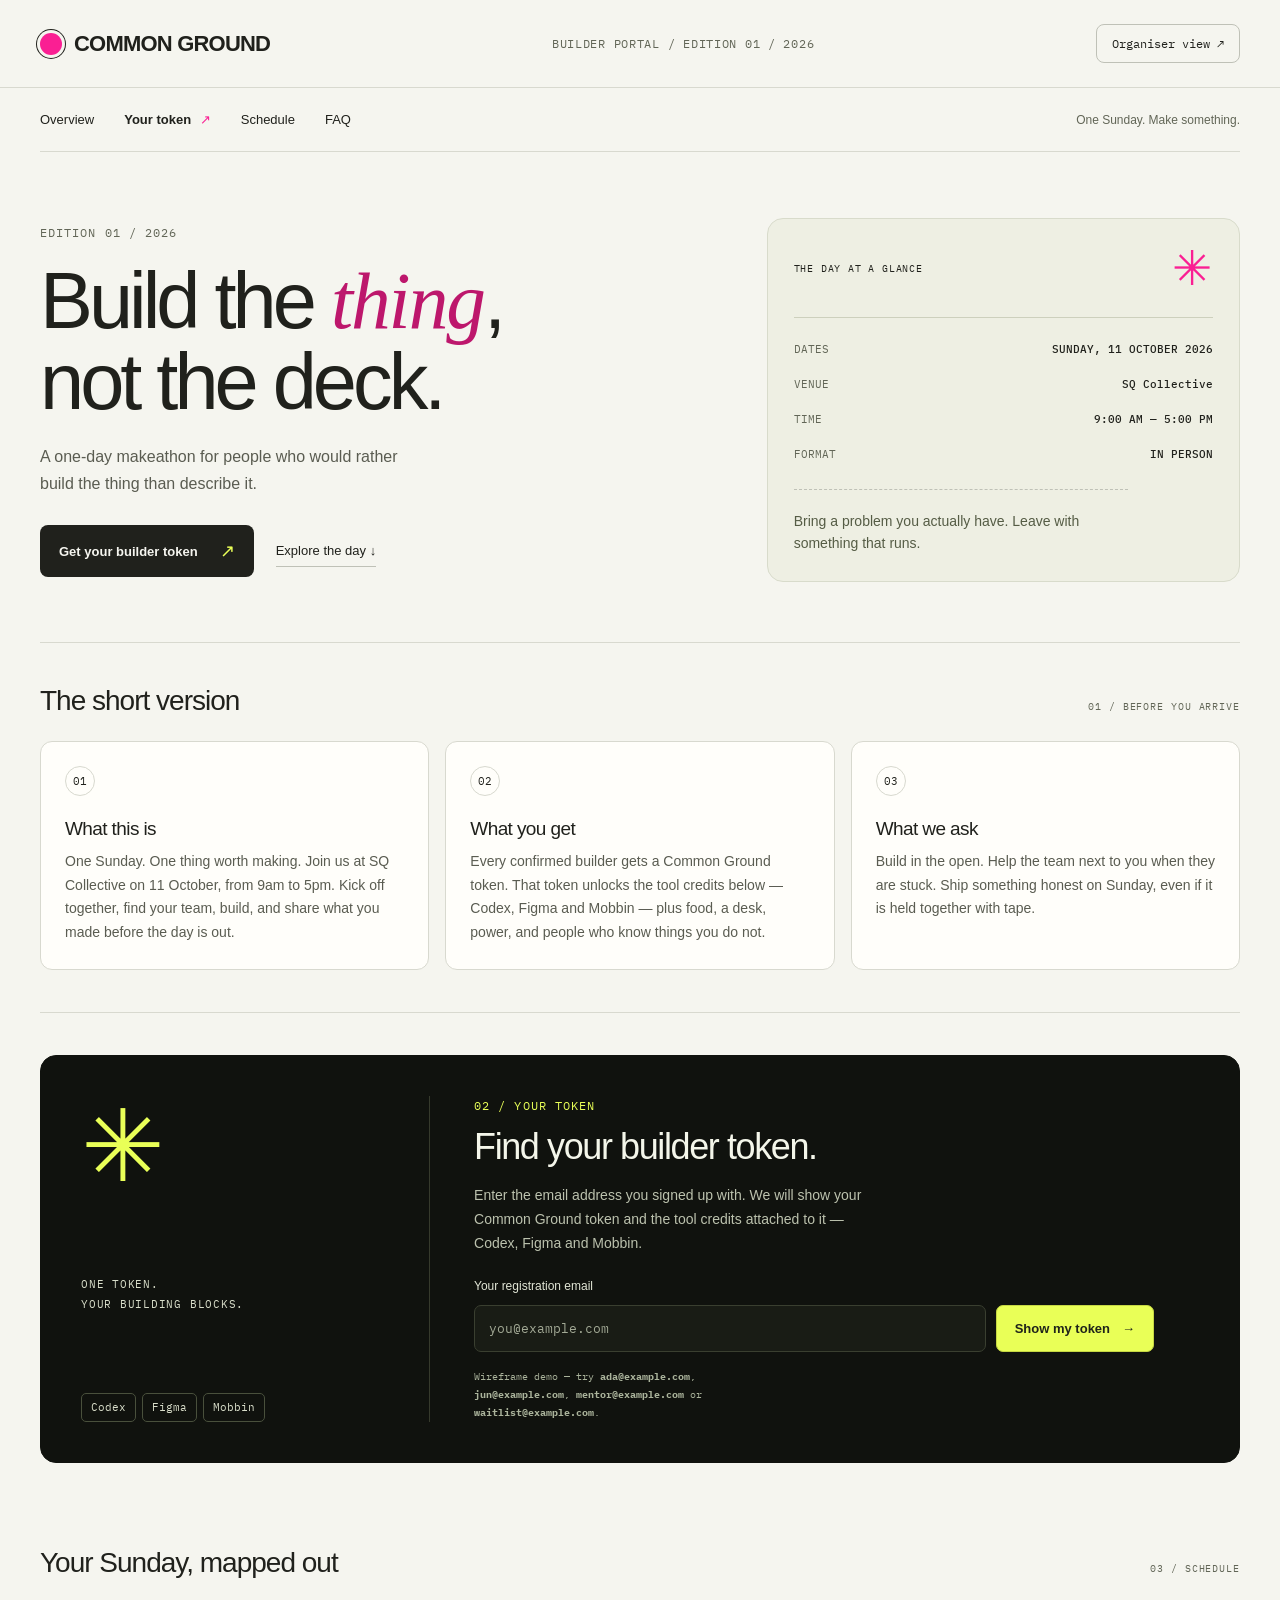
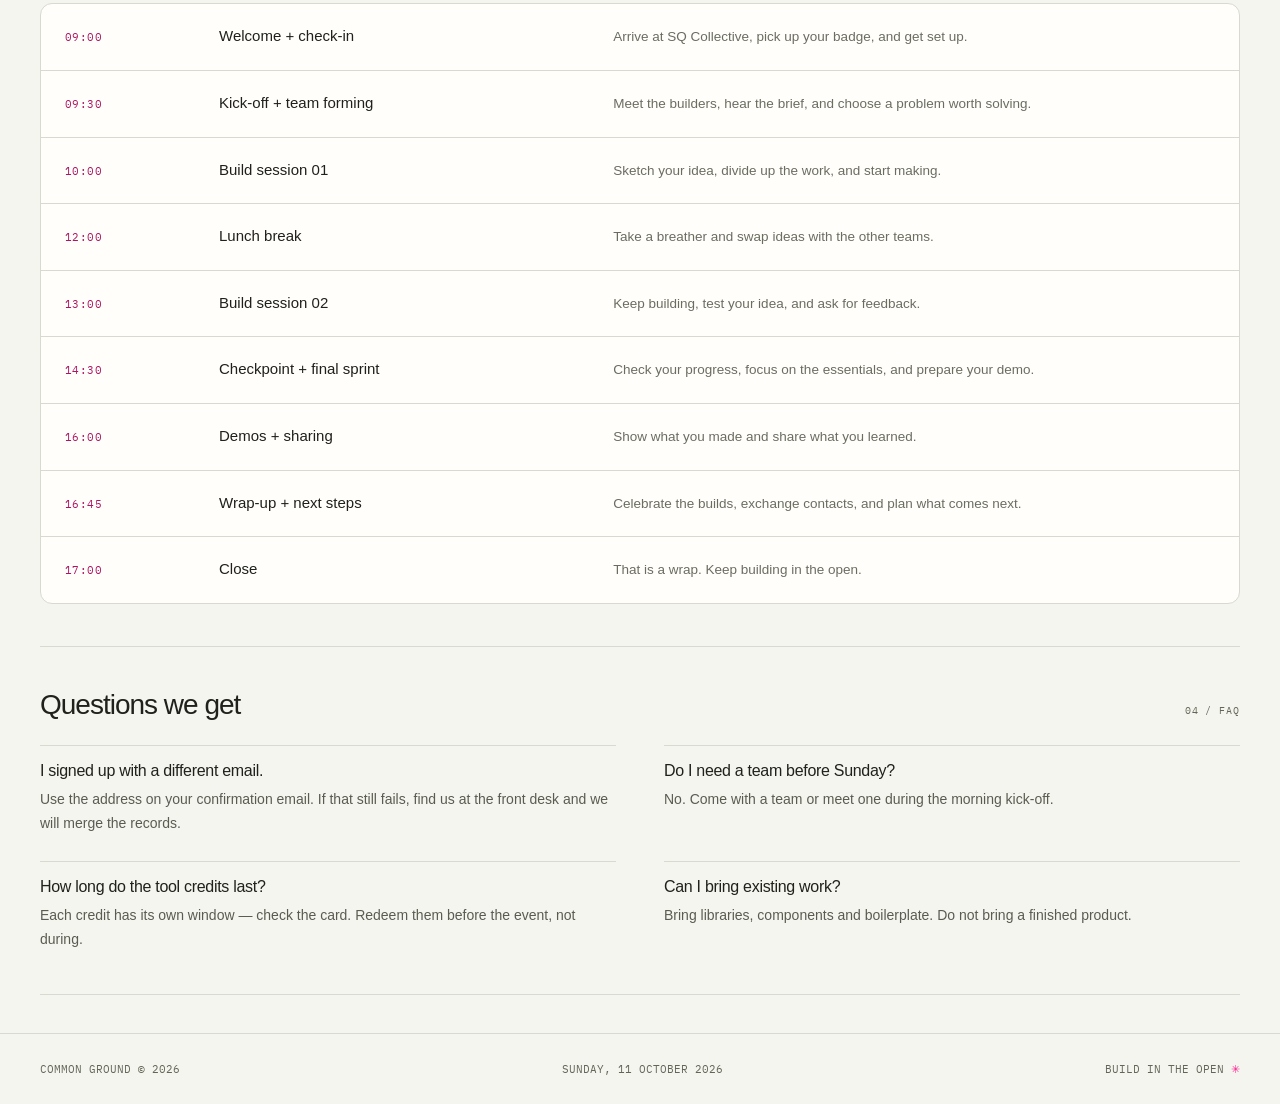
<file: index.html>
<!doctype html>
<html lang="en">
<head>
<meta charset="UTF-8">
<meta name="viewport" content="width=device-width, initial-scale=1.0">
<meta name="theme-color" content="#fa1f93">
<title>Common Ground — Builder Portal</title>
<meta name="description" content="Common Ground makeathon. Find your builder token and redeem your Codex, Figma and Mobbin credits.">
<link rel="icon" href="./assets/favicon.svg">
<link rel="preconnect" href="https://fonts.googleapis.com">
<link rel="preconnect" href="https://fonts.gstatic.com" crossorigin>
<link rel="stylesheet" href="https://fonts.googleapis.com/css2?family=Google+Sans:ital,wght@0,400;0,500;0,700;1,400&family=IBM+Plex+Mono:wght@400;500;600&display=swap">
<link rel="stylesheet" href="./assets/portal.css?v=20261003-project">
</head>
<body class="builder-page">
<a class="skip-link" href="#main-content">Skip to content</a>

<header class="topbar">
  <a class="brand" href="./"><span class="brand-mark"></span>COMMON GROUND</a>
  <span class="top-caption" id="top-caption">BUILDER PORTAL / EDITION 01</span>
  <a class="top-link" href="./admin.html">Organiser view <span>↗</span></a>
</header>

<main id="main-content">
  <nav class="portal-nav" aria-label="On this page">
    <a href="#overview">Overview</a><a href="#gate">Your token <span>↗</span></a><a href="#weekend">Schedule</a><a href="#questions">FAQ</a>
    <span class="nav-note">One Sunday. Make something.</span>
  </nav>

  <!-- ============ HERO ============ -->
  <section class="hero" id="overview">
    <div>
      <span class="eyebrow" id="hero-edition">EDITION 01 / 2026</span>
      <h1>Build the <em>thing</em>,<br>not the deck.</h1>
      <p id="hero-tagline">A one-day makeathon for people who would rather build the thing than describe it.</p>
      <div class="hero-actions"><a class="primary-link" href="#gate">Get your builder token <span aria-hidden="true">↗</span></a><a class="text-link" href="#weekend">Explore the day ↓</a></div>
    </div>
    <div class="hero-meta">
      <span class="event-card-label">THE DAY AT A GLANCE <span aria-hidden="true">✳</span></span>
      <dl>
        <dt>DATES</dt><dd id="meta-dates">SUNDAY, 11 OCTOBER 2026</dd>
        <dt>VENUE</dt><dd id="meta-venue">SQ Collective</dd>
        <dt>TIME</dt><dd id="meta-hours">9:00 AM — 5:00 PM</dd>
        <dt>FORMAT</dt><dd>IN PERSON</dd>
      </dl>
      <p class="hero-note" id="meta-note">Bring a problem you actually have. Leave with something that runs.</p>
    </div>
  </section>

  <!-- ============ INTRO ============ -->
  <section class="section">
    <div class="section-head">
      <h2>The short version</h2>
      <span class="eyebrow">01 / BEFORE YOU ARRIVE</span>
    </div>
    <div class="intro-grid" id="intro-grid"></div>
  </section>

  <!-- ============ TOKEN GATE ============ -->
  <section class="gate" id="gate" aria-labelledby="gate-title">
    <div class="gate-aside" aria-hidden="true"><span class="gate-symbol">✳</span><span>ONE TOKEN.<br>YOUR BUILDING BLOCKS.</span><div class="tool-labels"><span>Codex</span><span>Figma</span><span>Mobbin</span></div></div>
    <div class="gate-inner">
      <span class="eyebrow">02 / YOUR TOKEN</span>
      <h2 id="gate-title">Find your builder token.</h2>
      <p>Enter the email address you signed up with. We will show your Common Ground token and the tool credits attached to it — Codex, Figma and Mobbin.</p>
      <form class="gate-form" id="gate-form" novalidate>
        <label for="email">Your registration email</label>
        <input type="email" id="email" name="email" placeholder="you@example.com"
               autocomplete="email" inputmode="email" spellcheck="false" aria-describedby="gate-hint gate-error" required>
        <button type="submit">Show my token <span aria-hidden="true">→</span></button>
      </form>
      <p class="gate-hint" id="gate-hint">Wireframe demo — try <b>ada@example.com</b>, <b>jun@example.com</b>, <b>mentor@example.com</b> or <b>waitlist@example.com</b>.</p>
      <p class="gate-error" id="gate-error" role="alert"></p>
    </div>
  </section>

  <!-- ============ RESULT ============ -->
  <section class="result" id="result" aria-live="polite">
    <div class="token-card">
      <div class="token-top">
        <div class="token-who">
          <span class="eyebrow">YOU ARE IN</span>
          <h2 id="p-name">—</h2>
          <p id="p-detail">—</p>
        </div>
        <span class="badge ok" id="p-status">CONFIRMED</span>
      </div>
      <div class="token-block">
        <div>
          <span class="label">COMMON GROUND TOKEN</span>
          <div class="token-value" id="p-token">—</div>
        </div>
        <button id="token-copy" class="copy-btn" data-copy-target="p-token" type="button">Copy token</button>
      </div>
    </div>

    <p id="release-notice" class="release-notice" role="status"></p>
    <div class="perks" id="perks"></div>

    <section id="team-section" class="team-section" hidden aria-labelledby="team-title">
      <span class="eyebrow">NEXT / YOUR TEAM</span>
      <h2 id="team-title">Good things start with a team.</h2>
      <p>Add your team details for your submission. You are included as the team contact.</p>
      <p id="team-contact" class="helper"></p>
      <form id="team-form">
        <label class="field"><span>TEAM NAME</span><input id="team-name" required maxlength="100" autocomplete="organization"></label>
        <div id="team-members"></div>
        <button class="btn" id="add-teammate" type="button">+ Add teammate</button>
        <div class="team-actions"><button class="btn btn-primary" type="submit">Save team draft</button></div>
        <p class="helper">This draft stays in this browser. It has not been sent to the organisers.</p>
        <p id="team-feedback" role="status" class="helper"></p>
      </form>
    </section>

    <section id="submission-section" class="team-section" hidden aria-labelledby="submission-title">
      <span class="eyebrow">THEN / YOUR SUBMISSION</span>
      <h2 id="submission-title">Show us what you made.</h2>
      <p>Start your project draft here. Keep refining it as you build.</p>
      <p id="submission-team" class="helper"></p>
      <form id="submission-form" novalidate>
        <label class="field"><span>PROJECT NAME *</span><input id="project-name" maxlength="150" required></label>
        <label class="field"><span>WHAT DID YOU BUILD? *</span><textarea id="project-description" maxlength="5000" required placeholder="The problem, your solution, and what you learned."></textarea></label>
        <div class="field-row">
          <label class="field"><span>DEMO LINK</span><input id="project-demo" type="url" placeholder="https://…" maxlength="2000"></label>
          <label class="field"><span>GITHUB / SOURCE LINK</span><input id="project-source" type="url" placeholder="https://github.com/…" maxlength="2000"></label>
        </div>
        <p class="helper">Add at least one project link when your draft is ready.</p>
        <div class="team-actions"><button class="btn btn-primary" type="submit">Save project draft</button> <button class="btn" type="button" id="project-ready">Mark ready locally</button> <button class="btn" type="button" id="project-download">Download draft</button></div>
        <p class="helper">Saved on this device only. Marking ready does not send your project to organisers. Online submission will be connected later.</p>
        <p id="submission-feedback" class="helper" role="status"></p>
      </form>
    </section>

    <p class="wire-note">Wireframe: codes are stored in your browser only. In production this screen is served after a
      magic-link check, and each code is issued once per confirmed builder.</p>
  </section>

  <!-- ============ SCHEDULE ============ -->
  <section class="section" id="weekend">
    <div class="section-head">
      <h2>Your Sunday, mapped out</h2>
      <span class="eyebrow">03 / SCHEDULE</span>
    </div>
    <div class="schedule" id="schedule"></div>
  </section>

  <!-- ============ FAQ ============ -->
  <section class="section" id="questions">
    <div class="section-head">
      <h2>Questions we get</h2>
      <span class="eyebrow">04 / FAQ</span>
    </div>
    <div class="faq" id="faq"></div>
  </section>

</main>

<footer>
  <span>COMMON GROUND © 2026</span>
  <span id="foot-dates">SUNDAY, 11 OCTOBER 2026</span>
  <span>BUILD IN THE OPEN <b style="color:#fa1f93">✳</b></span>
</footer>

<div id="toast" class="toast" role="status"></div>

<script src="./assets/data.js?v=20261003-project"></script>
<script src="./assets/portal.js?v=20261003-project"></script>
</body>
</html>
</file>
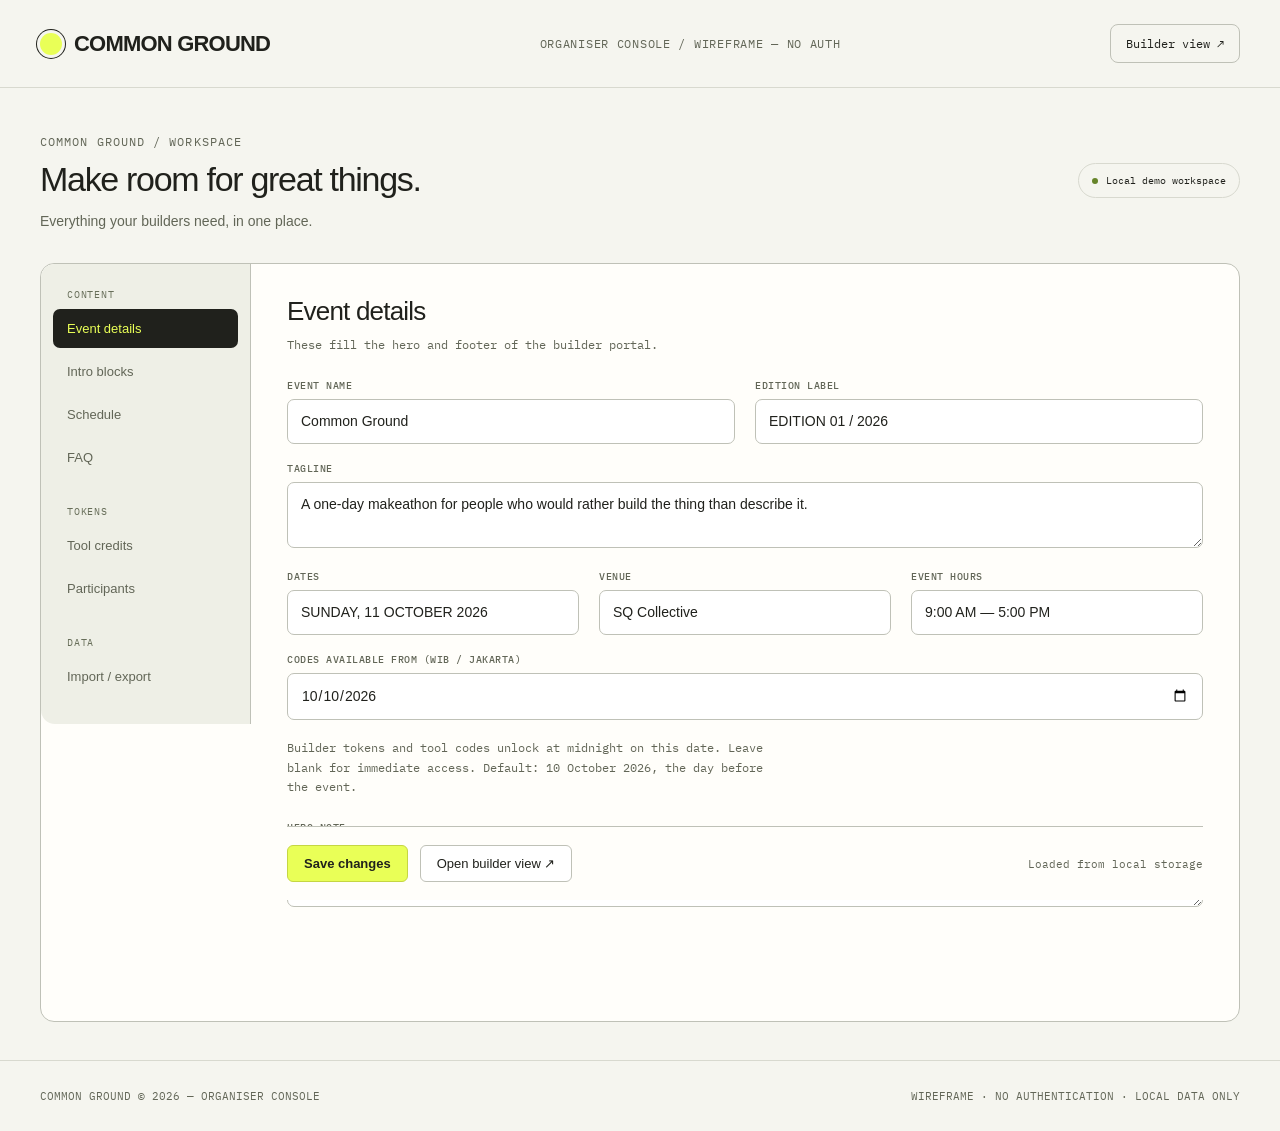
<file: admin.html>
<!doctype html>
<html lang="en">
<head>
<meta charset="UTF-8">
<meta name="viewport" content="width=device-width, initial-scale=1.0">
<meta name="theme-color" content="#10120e">
<title>Common Ground — Organiser Console</title>
<meta name="robots" content="noindex">
<link rel="icon" href="./assets/favicon.svg">
<link rel="preconnect" href="https://fonts.googleapis.com">
<link rel="preconnect" href="https://fonts.gstatic.com" crossorigin>
<link rel="stylesheet" href="https://fonts.googleapis.com/css2?family=Google+Sans:ital,wght@0,400;0,500;0,700;1,400&family=IBM+Plex+Mono:wght@400;500;600&display=swap">
<link rel="stylesheet" href="./assets/portal.css?v=20261002-team">
</head>
<body class="admin-page">
<a class="skip-link" href="#main-content">Skip to content</a>

<header class="topbar">
  <a class="brand" href="./admin.html"><span class="brand-mark" style="background:#e9ff57"></span>COMMON GROUND</a>
  <span class="top-caption">ORGANISER CONSOLE / WIREFRAME — NO AUTH</span>
  <a class="top-link" href="./index.html">Builder view <span>↗</span></a>
</header>

<main id="main-content">
  <div class="console-heading"><div><span class="eyebrow">COMMON GROUND / WORKSPACE</span><h1>Make room for great things.</h1><p>Everything your builders need, in one place.</p></div><span class="console-status"><span></span> Local demo workspace</span></div>
  <div class="admin-layout">

    <nav class="admin-nav" aria-label="Console sections">
      <div class="nav-label">CONTENT</div>
      <button data-panel="event" class="active">Event details</button>
      <button data-panel="intro">Intro blocks</button>
      <button data-panel="schedule">Schedule</button>
      <button data-panel="faq">FAQ</button>
      <div class="nav-label">TOKENS</div>
      <button data-panel="perks">Tool credits</button>
      <button data-panel="people">Participants</button>
      <div class="nav-label">DATA</div>
      <button data-panel="data">Import / export</button>
    </nav>

    <div class="admin-panel">

      <!-- EVENT -->
      <section class="panel active" id="panel-event">
        <h2>Event details</h2>
        <p class="helper">These fill the hero and footer of the builder portal.</p>
        <div class="field-row">
          <label class="field"><span>EVENT NAME</span><input id="f-name"></label>
          <label class="field"><span>EDITION LABEL</span><input id="f-edition"></label>
        </div>
        <label class="field"><span>TAGLINE</span><textarea id="f-tagline" style="min-height:64px"></textarea></label>
        <div class="field-row">
          <label class="field"><span>DATES</span><input id="f-dates"></label>
          <label class="field"><span>VENUE</span><input id="f-venue"></label>
          <label class="field"><span>EVENT HOURS</span><input id="f-hours"></label>
        </div>
        <label class="field"><span>CODES AVAILABLE FROM (WIB / JAKARTA)</span><input id="f-codesAvailableOn" type="date" aria-describedby="release-help"></label>
        <p class="helper" id="release-help">Builder tokens and tool codes unlock at midnight on this date. Leave blank for immediate access. Default: 10 October 2026, the day before the event.</p>
        <label class="field"><span>HERO NOTE</span><textarea id="f-heroNote" style="min-height:64px"></textarea></label>
      </section>

      <!-- INTRO -->
      <section class="panel" id="panel-intro">
        <h2>Intro blocks</h2>
        <p class="helper">The "short version" cards. Explain the event, the token and the expectations.</p>
        <div class="toolbar"><button class="btn" id="add-intro">+ Add block</button></div>
        <div class="card-stack" id="intro-list"></div>
      </section>

      <!-- SCHEDULE -->
      <section class="panel" id="panel-schedule">
        <h2>Schedule</h2>
        <p class="helper">Rows render in the order listed here.</p>
        <div class="toolbar"><button class="btn" id="add-sched">+ Add row</button></div>
        <div class="card-stack" id="sched-list"></div>
      </section>

      <!-- FAQ -->
      <section class="panel" id="panel-faq">
        <h2>FAQ</h2>
        <p class="helper">Answer the questions the front desk gets throughout the day.</p>
        <div class="toolbar"><button class="btn" id="add-faq">+ Add question</button></div>
        <div class="card-stack" id="faq-list"></div>
      </section>

      <!-- PERKS -->
      <section class="panel" id="panel-perks">
        <h2>Tool credits</h2>
        <p class="helper">Each credit becomes a card on a confirmed builder's token page. The <b>id</b> links a credit to
          the per-person codes in Participants — change it and existing codes will not match.</p>
        <div class="toolbar"><button class="btn" id="add-perk">+ Add credit</button></div>
        <div class="card-stack" id="perk-list"></div>
      </section>

      <!-- PEOPLE -->
      <section class="panel" id="panel-people">
        <h2>Participants</h2>
        <p class="helper">The roster the builder portal matches an email against.</p>
        <div class="toolbar">
          <input type="search" id="people-search" placeholder="Search name, email or team…" aria-label="Search participants">
          <select id="people-filter" class="btn" style="padding:10px 12px" aria-label="Filter by status">
            <option value="">All statuses</option>
            <option value="confirmed">Confirmed</option>
            <option value="waitlist">Waitlist</option>
            <option value="cancelled">Cancelled</option>
          </select>
          <button class="btn btn-primary" id="add-person">+ Add participant</button>
        </div>
        <div class="table-wrap">
          <table>
            <thead><tr>
              <th>NAME</th><th>EMAIL</th><th>TEAM</th><th>TICKET</th><th>STATUS</th>
              <th class="mono">TOKEN</th><th>CODES</th><th></th>
            </tr></thead>
            <tbody id="people-body"></tbody>
          </table>
        </div>
        <p class="helper" id="people-count">—</p>
      </section>

      <!-- DATA -->
      <section class="panel" id="panel-data">
        <h2>Import / export</h2>
        <p class="helper">This wireframe stores everything in your browser's localStorage. Export the JSON to hand the
          shape to whoever wires up the real backend — the keys map straight onto a participants table and an event record.</p>
        <div class="toolbar">
          <button class="btn btn-dark" id="export-json">Download JSON</button>
          <button class="btn" id="copy-json">Copy JSON</button>
          <button class="btn" id="import-json">Import JSON…</button>
          <button class="btn btn-danger" id="reset-data">Reset to sample data</button>
        </div>
        <label class="field"><span>CURRENT STATE</span>
          <textarea id="json-view" class="code-input" style="min-height:340px" spellcheck="false"></textarea>
        </label>
        <p class="wire-note">Editing this box and pressing Save writes it back, if it parses as valid JSON.</p>
      </section>

      <div class="save-bar">
        <button class="btn btn-primary" id="save">Save changes</button>
        <button class="btn" id="preview">Open builder view ↗</button>
        <span class="save-state" id="save-state">Loaded from local storage</span>
      </div>

    </div>
  </div>
</main>

<footer>
  <span>COMMON GROUND © 2026 — ORGANISER CONSOLE</span>
  <span>WIREFRAME · NO AUTHENTICATION · LOCAL DATA ONLY</span>
</footer>

<!-- Participant editor -->
<dialog id="person-dialog">
  <form method="dialog">
    <div class="dialog-head">
      <h3 id="person-dialog-title">Edit participant</h3>
      <button class="close-x" value="cancel" aria-label="Close">×</button>
    </div>
    <div class="dialog-body">
      <div class="field-row">
        <label class="field"><span>FULL NAME</span><input id="d-name"></label>
        <label class="field"><span>EMAIL (LOOKUP KEY)</span><input id="d-email" type="email" autocomplete="off"></label>
      </div>
      <div class="field-row">
        <label class="field"><span>TEAM</span><input id="d-team"></label>
        <label class="field"><span>TICKET</span>
          <select id="d-ticket"><option>BUILDER</option><option>MENTOR</option><option>ORGANISER</option><option>VOLUNTEER</option></select>
        </label>
        <label class="field"><span>STATUS</span>
          <select id="d-status"><option value="confirmed">confirmed</option><option value="waitlist">waitlist</option><option value="cancelled">cancelled</option></select>
        </label>
      </div>
      <label class="field"><span>COMMON GROUND TOKEN</span>
        <input id="d-token" class="code-input" placeholder="CG-XXXX-XXXX">
      </label>
      <button type="button" class="btn btn-sm" id="d-gen-token" style="margin-bottom:22px">Generate token + codes</button>
      <div id="d-codes"></div>
    </div>
    <div class="dialog-foot">
      <button class="btn" value="cancel">Cancel</button>
      <button class="btn btn-primary" value="save" id="d-save">Save participant</button>
    </div>
  </form>
</dialog>

<div id="toast" class="toast" role="status"></div>

<script src="./assets/data.js?v=20261002-team"></script>
<script src="./assets/admin.js?v=20261002-team"></script>
</body>
</html>
</file>
<file: assets/portal.css>
/* Fonts load via <link> in each page head — see index.html / admin.html. */

:root{
  --paper:#f5f5ef; --ink:#20211c; --deep:#10120e;
  --line:#d8d9cf; --line-hard:#bfc1b7;
  --acid:#e9ff57; --hot:#fa1f93; --muted:#727666;
  --mono:'IBM Plex Mono',monospace; --display:'Google Sans',sans-serif;
  font-family:'Google Sans',sans-serif; color:var(--ink); background:var(--paper);
  font-synthesis:none;
}
*{box-sizing:border-box}
body{margin:0}
button,input,textarea,select,a{-webkit-tap-highlight-color:transparent}
button{font:inherit;cursor:pointer;color:inherit;border:0;background:none}
a{color:inherit;text-decoration:none}
button:focus-visible,a:focus-visible,input:focus-visible,textarea:focus-visible,select:focus-visible{outline:2px solid #727b19;outline-offset:3px}
h1,h2,h3{font-family:var(--display);font-weight:500;margin:0}
.mono{font-family:var(--mono)}

/* ---------- chrome ---------- */
.topbar{height:78px;border-bottom:1px solid var(--line);display:flex;align-items:center;justify-content:space-between;padding:0 3.3%;gap:16px}
.brand{display:flex;align-items:center;gap:12px;font-family:var(--display);font-size:22px;font-weight:700;letter-spacing:-.8px;white-space:nowrap}
.brand-mark{width:22px;height:22px;border-radius:50%;background:var(--hot);flex-shrink:0;box-shadow:0 0 0 3px var(--paper),0 0 0 4px var(--ink)}
.top-caption{font-family:var(--mono);font-size:12px;letter-spacing:.06em;color:var(--muted)}
.top-link{font-family:var(--mono);font-size:12px;border:1px solid var(--line-hard);padding:8px 13px;white-space:nowrap}
.top-link:hover{background:#ededE5}
main{padding:0 3.3%;max-width:1680px;margin:0 auto}
footer{display:flex;align-items:center;justify-content:space-between;gap:14px;flex-wrap:wrap;
  padding:26px 3.3%;margin-top:56px;border-top:1px solid var(--line);font-family:var(--mono);font-size:11px;color:var(--muted)}

.eyebrow{font-family:var(--mono);font-size:12px;letter-spacing:.09em;color:var(--muted);text-transform:uppercase}
.helper{font-family:var(--mono);font-size:12px;line-height:1.65;color:var(--muted);margin:8px 0 0}
.wire-note{font-family:var(--mono);font-size:11px;color:#8a8e7d;border-left:2px solid var(--acid);padding-left:10px;margin:12px 0 0}

/* ---------- hero ---------- */
.hero{display:grid;grid-template-columns:minmax(0,1.35fr) minmax(0,1fr);gap:48px;align-items:end;padding:54px 0 34px;border-bottom:1px solid var(--line)}
.hero h1{font-size:clamp(44px,6.2vw,92px);letter-spacing:-2.5px;line-height:.98;margin:14px 0 0}
.hero h1 em{font-family:Georgia,serif;font-weight:400;font-style:italic;letter-spacing:-2px}
.hero p{font-size:17px;line-height:1.65;color:#5a5c51;margin:22px 0 0;max-width:46ch}
.hero-meta{font-family:var(--mono);font-size:12px;line-height:2;border:1px solid var(--line-hard);padding:20px 22px;background:#fff}
.hero-meta dl{margin:0;display:grid;grid-template-columns:auto 1fr;gap:4px 18px}
.hero-meta dt{color:var(--muted)}
.hero-meta dd{margin:0;text-align:right;font-weight:500}
.hero-note{margin-top:16px;padding-top:14px;border-top:1px dashed var(--line-hard);color:var(--ink);font-size:12px;line-height:1.6}

/* ---------- generic blocks ---------- */
.section{padding:46px 0;border-bottom:1px solid var(--line)}
.section-head{display:flex;align-items:baseline;justify-content:space-between;gap:20px;flex-wrap:wrap;margin-bottom:26px}
.section-head h2{font-size:clamp(24px,2.4vw,34px);letter-spacing:-1px}
.intro-grid{display:grid;grid-template-columns:repeat(auto-fit,minmax(260px,1fr));gap:1px;background:var(--line-hard);border:1px solid var(--line-hard)}
.intro-card{background:var(--paper);padding:26px 24px 30px}
.intro-card h3{font-size:18px;letter-spacing:-.6px;margin-bottom:10px}
.intro-card p{font-size:14.5px;line-height:1.7;color:#5a5c51;margin:0}
.intro-card .idx{font-family:var(--mono);font-size:11px;color:var(--muted);display:block;margin-bottom:14px}

.schedule{border-top:1px solid var(--line)}
.sched-row{display:grid;grid-template-columns:120px minmax(0,1fr) minmax(0,1.4fr);gap:20px;padding:15px 4px;border-bottom:1px solid var(--line);align-items:baseline}
.sched-row time{font-family:var(--mono);font-size:12px;color:var(--hot);letter-spacing:.04em}
.sched-row strong{font-weight:500;font-size:15px}
.sched-row span{font-size:13.5px;color:#6b6d61;line-height:1.6}

/* ---------- token gate ---------- */
.gate{background:var(--deep);color:#eef0e2;border:1px solid var(--deep);padding:44px 6% 48px;margin:46px 0}
.gate-inner{max-width:680px}
.gate .eyebrow{color:var(--acid)}
.gate h2{font-size:clamp(28px,3.4vw,44px);letter-spacing:-1.4px;color:#f4f6ea;margin:12px 0 0}
.gate p{font-size:15px;line-height:1.7;color:#a3a798;margin:16px 0 0;max-width:52ch}
.gate-form{display:flex;gap:10px;margin-top:28px;flex-wrap:wrap}
.gate-form input{flex:1 1 300px;min-width:0;background:#191c15;border:1px solid #3a3f30;color:#f2f4e8;
  font:15px var(--mono);padding:15px 16px}
.gate-form input::placeholder{color:#6d7263}
.gate-form input:focus{border-color:var(--acid);outline:none}
.gate-form button{background:var(--acid);color:#20241a;font-weight:700;font-size:15px;padding:15px 26px;
  display:flex;align-items:center;gap:12px;border:1px solid #c5d643}
.gate-form button:hover{background:#dcf63d}
.gate-hint{font-family:var(--mono);font-size:11px;color:#8b9080;margin-top:14px}
.gate-error{font-family:var(--mono);font-size:12.5px;color:#ffd0e8;border:1px solid var(--hot);background:#3a0f27;
  padding:12px 15px;margin-top:18px;display:none}
.gate-error.visible{display:block}

/* ---------- token result ---------- */
.result{display:none;margin:46px 0}
.result.visible{display:block}
.token-card{background:var(--deep);color:#eef0e2;padding:34px 6% 36px;position:relative;overflow:hidden}
.token-card:after{content:'';position:absolute;right:-60px;top:-60px;width:220px;height:220px;border-radius:50%;
  border:1px solid #2e3327;pointer-events:none}
.token-top{display:flex;justify-content:space-between;gap:24px;flex-wrap:wrap;align-items:flex-start}
.token-who h2{font-size:clamp(26px,3vw,38px);letter-spacing:-1.1px;color:#f4f6ea}
.token-who .eyebrow{color:var(--acid)}
.token-who p{font-family:var(--mono);font-size:12px;color:#9ba08d;margin:10px 0 0}
.badge{font-family:var(--mono);font-size:11px;letter-spacing:.06em;border:1px solid currentColor;padding:5px 9px;display:inline-block}
.badge.ok{color:var(--acid)}
.badge.warn{color:#ffb454}
.token-block{margin-top:30px;border:1px dashed #414736;padding:22px 24px;display:flex;gap:22px;
  align-items:center;justify-content:space-between;flex-wrap:wrap}
.token-block .label{font-family:var(--mono);font-size:11px;color:#8b9080;letter-spacing:.08em}
.token-value{font-family:var(--mono);font-size:clamp(24px,3.4vw,38px);letter-spacing:.06em;color:var(--acid);margin-top:8px;word-break:break-all}
.copy-btn{font-family:var(--mono);font-size:12px;border:1px solid #5a6049;color:#e6e9da;padding:11px 16px;background:#1b1f17}
.copy-btn:hover{border-color:var(--acid);color:var(--acid)}
.copy-btn.done{border-color:var(--acid);color:var(--acid)}

.perks{display:grid;grid-template-columns:repeat(auto-fit,minmax(290px,1fr));gap:1px;background:var(--line-hard);
  border:1px solid var(--line-hard);border-top:0}
.perk{background:var(--paper);padding:26px 24px 28px;display:flex;flex-direction:column}
.perk-head{display:flex;justify-content:space-between;align-items:baseline;gap:12px}
.perk-head h3{font-size:22px;letter-spacing:-.7px}
.perk-kind{font-family:var(--mono);font-size:10px;color:var(--muted);letter-spacing:.06em;margin-top:6px}
.perk-value{font-family:var(--mono);font-size:11px;border:1px solid var(--ink);padding:4px 8px;white-space:nowrap}
.perk p{font-size:14px;line-height:1.7;color:#5a5c51;margin:16px 0 0}
.perk-code{margin-top:20px;border:1px solid var(--line-hard);background:#fff;padding:14px 15px;
  display:flex;align-items:center;justify-content:space-between;gap:12px}
.perk-code code{font-family:var(--mono);font-size:14px;letter-spacing:.06em;word-break:break-all}
.perk-code .copy-btn{background:var(--paper);border-color:var(--line-hard);color:var(--ink);padding:8px 12px;font-size:11px}
.perk-code .copy-btn:hover{border-color:var(--ink)}
.perk-steps{font-family:var(--mono);font-size:11px;color:var(--muted);line-height:1.9;margin:14px 0 0;padding-left:16px}
.perk-foot{margin-top:auto;padding-top:20px;display:flex;align-items:center;justify-content:space-between;gap:12px}
.perk-window{font-family:var(--mono);font-size:10px;color:var(--muted)}
.redeem{background:var(--ink);color:var(--paper);font-size:13px;font-weight:500;padding:11px 16px;display:inline-flex;gap:10px;align-items:center}
.redeem:hover{background:var(--hot)}
.perk.claimed .perk-code{background:#eceee3;border-style:dashed}
.claim-tag{font-family:var(--mono);font-size:10px;color:#4b7a2a}

.faq{display:grid;grid-template-columns:repeat(auto-fit,minmax(300px,1fr));gap:26px 44px}
.faq div{border-top:1px solid var(--line);padding-top:16px}
.faq h3{font-size:15px;letter-spacing:-.3px;margin-bottom:8px}
.faq p{font-size:14px;line-height:1.7;color:#5a5c51;margin:0}

/* ---------- admin ---------- */
.admin-layout{display:grid;grid-template-columns:200px minmax(0,1fr);gap:0;border:1px solid var(--line-hard);margin:34px 0 0}
.admin-nav{border-right:1px solid var(--line-hard);padding:22px 0;background:#eeefe6}
.admin-nav button{display:block;width:100%;text-align:left;padding:11px 20px;font-family:var(--mono);font-size:12px;color:var(--muted)}
.admin-nav button:hover{background:#e4e6da;color:var(--ink)}
.admin-nav button.active{background:var(--ink);color:var(--acid)}
.admin-nav .nav-label{font-family:var(--mono);font-size:10px;color:#9a9d8c;padding:0 20px;margin:18px 0 8px;letter-spacing:.08em}
.admin-nav .nav-label:first-child{margin-top:0}
.admin-panel{padding:28px 30px 36px;min-width:0}
.panel{display:none}
.panel.active{display:block}
.panel > h2{font-size:26px;letter-spacing:-.8px}
.panel > .helper{margin-bottom:24px}

.field{display:block;margin-bottom:18px}
.field span{display:block;font-family:var(--mono);font-size:11px;color:var(--muted);letter-spacing:.05em;margin-bottom:7px}
.field input,.field textarea,.field select{width:100%;font:14px 'Google Sans',sans-serif;background:#fff;
  border:1px solid var(--line-hard);padding:11px 13px;color:var(--ink)}
.field textarea{min-height:92px;resize:vertical;line-height:1.6}
.field input:focus,.field textarea:focus,.field select:focus{border-color:var(--ink);outline:none}
.field-row{display:grid;grid-template-columns:repeat(auto-fit,minmax(200px,1fr));gap:0 18px}
.code-input{font-family:var(--mono);font-size:13px;letter-spacing:.04em}

.card-stack{display:flex;flex-direction:column;gap:14px}
.edit-card{border:1px solid var(--line-hard);background:#fbfbf6;padding:20px 20px 6px}
.edit-card-head{display:flex;align-items:center;justify-content:space-between;gap:12px;margin-bottom:16px}
.edit-card-head h3{font-size:16px;letter-spacing:-.4px}
.edit-card-head .tag{font-family:var(--mono);font-size:10px;color:var(--muted)}

.toolbar{display:flex;gap:10px;flex-wrap:wrap;align-items:center;margin-bottom:22px;padding-bottom:18px;border-bottom:1px solid var(--line)}
.toolbar input[type=search]{flex:1 1 220px;min-width:0;font:13px var(--mono);border:1px solid var(--line-hard);background:#fff;padding:10px 12px}
.btn{font-size:13px;font-weight:500;padding:10px 16px;border:1px solid var(--line-hard);background:#fff}
.btn:hover{border-color:var(--ink)}
.btn-primary{background:var(--acid);border-color:#c5d643;font-weight:700}
.btn-primary:hover{background:#dcf63d}
.btn-dark{background:var(--ink);color:var(--paper);border-color:var(--ink)}
.btn-dark:hover{background:var(--hot);border-color:var(--hot)}
.btn-danger{color:#a4203f;border-color:#e0bcc6}
.btn-danger:hover{background:#fbeaef;border-color:#a4203f}
.btn-sm{font-size:11px;font-family:var(--mono);padding:7px 11px}

.table-wrap{overflow-x:auto;border:1px solid var(--line-hard)}
table{border-collapse:collapse;width:100%;min-width:860px;background:#fff}
th{font-family:var(--mono);font-size:10px;letter-spacing:.06em;color:var(--muted);text-align:left;
  padding:11px 13px;border-bottom:1px solid var(--line-hard);background:#eeefe6;white-space:nowrap}
td{padding:11px 13px;border-bottom:1px solid var(--line);font-size:13px;vertical-align:middle}
tr:last-child td{border-bottom:0}
td.mono,th.mono{font-family:var(--mono);font-size:12px}
.pill{font-family:var(--mono);font-size:10px;padding:3px 8px;border:1px solid var(--line-hard);white-space:nowrap}
.pill.confirmed{border-color:#7e9a3f;color:#4b6a1c;background:#f2f7df}
.pill.waitlist{border-color:#d3a03c;color:#8a5f12;background:#fbf3e2}
.pill.cancelled{border-color:#c98a9c;color:#932744;background:#fbecf1}
.row-actions{display:flex;gap:6px;justify-content:flex-end}
.empty{padding:34px 16px;text-align:center;font-family:var(--mono);font-size:12px;color:var(--muted)}

.save-bar{position:sticky;bottom:0;background:var(--paper);border-top:1px solid var(--line-hard);
  padding:14px 0;margin-top:28px;display:flex;gap:12px;align-items:center;flex-wrap:wrap}
.save-state{font-family:var(--mono);font-size:11px;color:var(--muted);margin-left:auto}

dialog{background:var(--paper);max-width:620px;width:92%;border:1px solid var(--line-hard);padding:0;color:var(--ink)}
dialog::backdrop{background:#10120ec9;backdrop-filter:blur(3px)}
.dialog-head{display:flex;align-items:center;justify-content:space-between;padding:20px 24px;border-bottom:1px solid var(--line)}
.dialog-head h3{font-size:19px;letter-spacing:-.6px}
.dialog-body{padding:24px;max-height:64vh;overflow-y:auto}
.dialog-foot{display:flex;gap:10px;justify-content:flex-end;padding:16px 24px;border-top:1px solid var(--line);background:#eeefe6}
.close-x{font-size:24px;line-height:1;color:var(--muted)}

.toast{position:fixed;bottom:26px;left:50%;transform:translate(-50%,18px);background:#25291d;color:#f5f5ef;
  padding:13px 22px;border:1px solid #b4c441;font:12px var(--mono);opacity:0;pointer-events:none;
  transition:.2s;z-index:50;max-width:90vw;text-align:center}
.toast.visible{opacity:1;transform:translate(-50%,0)}

/* ---------- responsive ---------- */
@media(max-width:980px){
  .hero{grid-template-columns:1fr;gap:28px;align-items:start}
  .sched-row{grid-template-columns:96px 1fr;gap:8px 16px}
  .sched-row span{grid-column:2}
  .admin-layout{grid-template-columns:1fr}
  .admin-nav{border-right:0;border-bottom:1px solid var(--line-hard);display:flex;flex-wrap:wrap;gap:4px;padding:12px}
  .admin-nav button{width:auto;padding:9px 13px;border:1px solid var(--line-hard);background:#fff}
  .admin-nav .nav-label{display:none}
}
@media(max-width:700px){
  .topbar{height:64px;padding:0 18px;gap:10px}
  .brand{font-size:16px;gap:9px}
  .brand-mark{width:18px;height:18px}
  .top-link{font-size:11px;padding:7px 10px}
  .top-caption{display:none}
  main{padding:0 18px}
  footer{padding:22px 18px;font-size:10px}
  .hero{padding:34px 0 26px}
  .gate,.token-card{padding-left:22px;padding-right:22px}
  .admin-panel{padding:20px 18px 28px}
  .gate-form button{flex:1 1 100%;justify-content:center}
}
@media(prefers-reduced-motion:reduce){*{transition:none!important}}
@media print{.topbar,.gate,footer,.top-link{display:none}}

/* Workspace layout: generous public canvas, focused personal and editing surfaces. */
html{scroll-behavior:smooth;scroll-padding-top:28px}
:root{--muted:#626657}
main{max-width:1280px;padding:0 40px}
.topbar{padding:0 max(40px,calc((100vw - 1200px)/2));height:88px;background:var(--paper)}
.top-link{border-radius:8px;padding:11px 15px}
.skip-link{position:fixed;left:16px;top:-80px;z-index:100;background:var(--acid);padding:14px;border:1px solid var(--ink)}
.skip-link:focus{top:16px}
.portal-nav{display:flex;align-items:center;gap:30px;border-bottom:1px solid var(--line);padding:20px 0;font-size:13px}
.portal-nav a{padding:4px 0}
.portal-nav a:hover{color:#b20f63}
.portal-nav a[href="#gate"]{font-weight:700}
.portal-nav a span{color:var(--hot);margin-left:5px}
.nav-note{margin-left:auto;font-size:12px;color:var(--muted)}
.hero{grid-template-columns:minmax(0,1.4fr) minmax(0,1fr);gap:64px;padding:66px 0 60px;align-items:center}
.hero h1{font-size:clamp(48px,6.2vw,80px);letter-spacing:-4px;line-height:1.02;margin-top:20px}
.hero h1 em{color:#bd176c}
.hero p{font-size:16px;max-width:43ch}
.hero-actions{display:flex;gap:22px;align-items:center;flex-wrap:wrap;margin-top:28px}
.primary-link{background:var(--ink);color:var(--paper);padding:15px 19px;border-radius:8px;font-size:13px;font-weight:700;display:inline-flex;gap:22px;align-items:center}
.primary-link:hover{background:#383d2c}
.primary-link span{color:var(--acid);font-size:18px}
.text-link{font-size:13px;border-bottom:1px solid var(--line-hard);padding:8px 0}
.hero-meta{background:#eeefe3;border:1px solid #d8dbcb;border-radius:16px;padding:26px;position:relative;overflow:hidden}
.event-card-label{display:flex;align-items:center;justify-content:space-between;font-size:10px;letter-spacing:.08em;padding-bottom:24px;margin-bottom:20px;border-bottom:1px solid #cdd0bd}
.event-card-label span{font:48px var(--display);line-height:1;color:var(--hot)}
.hero-meta dl{gap:13px 16px;font-size:11px}
.hero-meta dd{overflow-wrap:anywhere}
.hero .hero-note{font-family:var(--display);font-size:14px;line-height:1.6;margin-top:24px;padding-top:20px;color:#555c45}
.section{padding:42px 0}
.section-head{margin-bottom:24px}
.section-head h2{font-size:28px}
.section-head .eyebrow{font-size:10px}
.intro-grid{gap:16px;border:0;background:none;grid-template-columns:repeat(3,minmax(0,1fr))}
.intro-card{background:#fffefa;border:1px solid var(--line);padding:24px;border-radius:12px}
.intro-card .idx{display:inline-flex;align-items:center;justify-content:center;width:30px;height:30px;border:1px solid var(--line);border-radius:50%;margin-bottom:22px;color:var(--ink)}
.intro-card h3{font-size:19px}
.intro-card p{font-size:14px}
.gate{border-radius:16px;display:grid;grid-template-columns:minmax(0,.65fr) minmax(0,1.35fr);gap:44px;padding:40px;margin:42px 0}
.gate-aside{display:flex;flex-direction:column;align-items:flex-start;justify-content:space-between;border-right:1px solid #363a2c;padding-right:30px;font:11px/1.8 var(--mono);letter-spacing:.07em;color:#d9deca}
.gate-symbol{font:100px/1 var(--display);color:var(--acid);margin-bottom:24px}
.tool-labels{display:flex;flex-wrap:wrap;gap:6px;margin-top:22px;letter-spacing:0}
.tool-labels span{border:1px solid #49503c;border-radius:5px;padding:4px 9px}
.gate h2{font-size:36px}
.gate p{font-size:14px;color:#bcc2ae}
.gate-form{gap:10px;margin-top:24px;display:grid;grid-template-columns:minmax(0,1fr) auto}
.gate-form label{grid-column:1/-1;font-size:12px;color:#e2e6d6;margin-bottom:2px}
.gate-form input{width:100%;border-radius:7px;font-size:13px;padding:14px}
.gate-form input::placeholder{color:#a3aa96}
.gate-form button{border-radius:7px;font-size:13px;padding:14px 18px}
.gate .gate-hint{font-size:10px;line-height:1.8;color:#aab39b}
.gate .gate-error{color:#ffd0e8}
.result{scroll-margin-top:24px}
.token-card{border-radius:16px 16px 0 0;padding:32px}
.perks{border-radius:0 0 16px 16px;overflow:hidden;grid-template-columns:repeat(auto-fit,minmax(min(100%,280px),1fr))}
.perk{background:#fffefa}
.perk-head{flex-wrap:wrap}
.perk-code{border-radius:8px;min-width:0}
.perk-foot{flex-wrap:wrap}
.copy-btn,.redeem,.btn{border-radius:6px}
.token-who p{overflow-wrap:anywhere;line-height:1.7}
.schedule{border:1px solid var(--line);border-radius:12px;overflow:hidden;background:#fffefa}
.sched-row{padding:22px 24px;grid-template-columns:130px minmax(0,.8fr) minmax(0,1.3fr);gap:24px}
.sched-row:last-child{border-bottom:0}
.sched-row time{color:#ad155f;font-size:11px}
.faq{grid-template-columns:repeat(2,minmax(0,1fr));gap:26px 48px}
.faq h3{font-size:16px}
footer{max-width:1280px;margin:38px auto 0;padding:28px 40px}
.console-heading{display:flex;justify-content:space-between;align-items:center;gap:24px;padding:44px 0 0}
.console-heading h1{font-size:34px;letter-spacing:-1.3px;margin-top:10px}
.console-heading p{color:var(--muted);font-size:14px;margin-bottom:0}
.console-status{font:10px var(--mono);display:flex;align-items:center;gap:8px;white-space:nowrap;border:1px solid var(--line);border-radius:30px;padding:10px 13px}
.console-status span{height:6px;width:6px;border-radius:50%;background:#668429}
.admin-layout{border-radius:14px;background:#fffefa;overflow:clip;grid-template-columns:210px minmax(0,1fr)}
.admin-nav{padding:24px 12px;background:#eeefe6}
.admin-nav button{border-radius:7px;font-family:var(--display);font-size:13px;padding:12px 14px;margin-bottom:4px}
.admin-nav button.active{background:var(--ink);color:var(--acid)}
.admin-nav .nav-label{padding:0 14px;color:#676e59;margin-top:28px}
.admin-panel{padding:32px 36px 8px}
.panel>.helper{max-width:70ch}
.field input,.field textarea,.field select,.toolbar input[type=search]{border-radius:7px;line-height:1.5}
.field span{font-size:10px;font-weight:500}
.field-row{gap:0 20px}
.edit-card{border-radius:10px;background:#f7f8f0}
.save-bar{background:#fffefa;padding:18px 0;z-index:2}
.table-wrap,dialog{border-radius:10px}
button:focus-visible,a:focus-visible,input:focus-visible,textarea:focus-visible,select:focus-visible{outline:3px solid #b51e6a;outline-offset:3px}
@media(min-width:981px){.admin-nav{position:sticky;top:20px;align-self:start}.admin-layout{overflow:visible}.admin-nav{border-radius:14px 0 0 14px}}
@media(max-width:980px){
 .hero{gap:32px;grid-template-columns:minmax(0,1.2fr) minmax(0,1fr)}
 .hero h1{letter-spacing:-2.5px;font-size:56px}.top-caption{display:none}
 .gate{grid-template-columns:minmax(0,.5fr) minmax(0,1fr);gap:28px;padding:30px}
 .gate-form{grid-template-columns:1fr}.gate-form button{justify-content:center}
 .admin-layout{grid-template-columns:1fr}.admin-nav button{margin:0}.admin-nav{padding:12px}
 .sched-row{grid-template-columns:110px 1fr}.sched-row span{grid-column:2}
 .console-heading{align-items:flex-start}.console-status{margin-top:8px}
}
@media(max-width:700px){
 main{padding:0 20px}.topbar{padding:0 20px;height:72px}.brand{font-size:15px}.brand-mark{width:16px;height:16px}.top-link{font-size:10px;padding:9px}
 .portal-nav{gap:24px;font-size:12px;padding:16px 0}.nav-note{display:none}
 .hero{grid-template-columns:1fr;padding:38px 0;gap:30px}.hero h1{font-size:clamp(42px,10vw,66px);letter-spacing:-2.5px}.hero p{font-size:15px}
 .hero-meta{padding:22px}.hero-actions{gap:16px}.primary-link{padding:13px 15px}
 .intro-grid{grid-template-columns:1fr}.intro-card{padding:22px}.intro-card .idx{margin-bottom:14px}
 .section{padding:32px 0}.section-head{gap:10px}.section-head h2{font-size:26px}
 .gate{grid-template-columns:1fr;padding:26px 22px;gap:24px;margin:32px 0}.gate-aside{flex-direction:row;align-items:center;border-right:0;border-bottom:1px solid #363a2c;padding:0 0 20px;gap:16px}.gate-symbol{font-size:52px;margin:0}.gate-aside>span:nth-child(2){display:none}.tool-labels{margin:0}.gate h2{font-size:30px}
 .sched-row{padding:18px;gap:8px 16px;grid-template-columns:90px minmax(0,1fr)}
 .faq{grid-template-columns:1fr;gap:24px}.token-card{padding:24px}.token-block{padding:18px}
 .console-heading{display:block;padding-top:30px}.console-heading h1{font-size:28px}.console-status{display:inline-flex;margin-top:14px}.admin-layout{margin-top:24px}.admin-panel{padding:24px 18px 4px}
 .field-row{grid-template-columns:1fr}.save-state{margin-left:0;width:100%;line-height:1.6}.save-bar{gap:8px}.save-bar .btn{padding:11px;font-size:12px}
 footer{padding:24px 20px;margin-top:24px}.wire-note{line-height:1.7}
}
@media(max-width:360px){.topbar{padding:0 14px}.brand{font-size:13px}.top-link{font-size:9px}.portal-nav{gap:20px}.tool-labels{gap:4px}.tool-labels span{padding:3px 6px}}
@media(prefers-reduced-motion:reduce){html{scroll-behavior:auto}}

[hidden]{display:none!important}
.release-notice{padding:20px 24px;margin:0;background:#edf1d9;border:1px solid var(--line);font-size:14px;line-height:1.7}
.team-section{margin-top:32px;padding:32px;background:#fffefa;border:1px solid var(--line);border-radius:14px}
.team-section h2{font-size:30px;margin:12px 0}
.team-section p{line-height:1.7}
#team-form{margin-top:24px;max-width:780px}
.team-member{min-width:0;border:1px solid var(--line);border-radius:10px;padding:20px;margin:16px 0}
.team-member legend{font-size:13px;padding:0 8px}
.team-actions{margin-top:24px}
@media(max-width:700px){.team-section{padding:22px}.team-section h2{font-size:25px}.team-member{padding:14px}}
</file>
